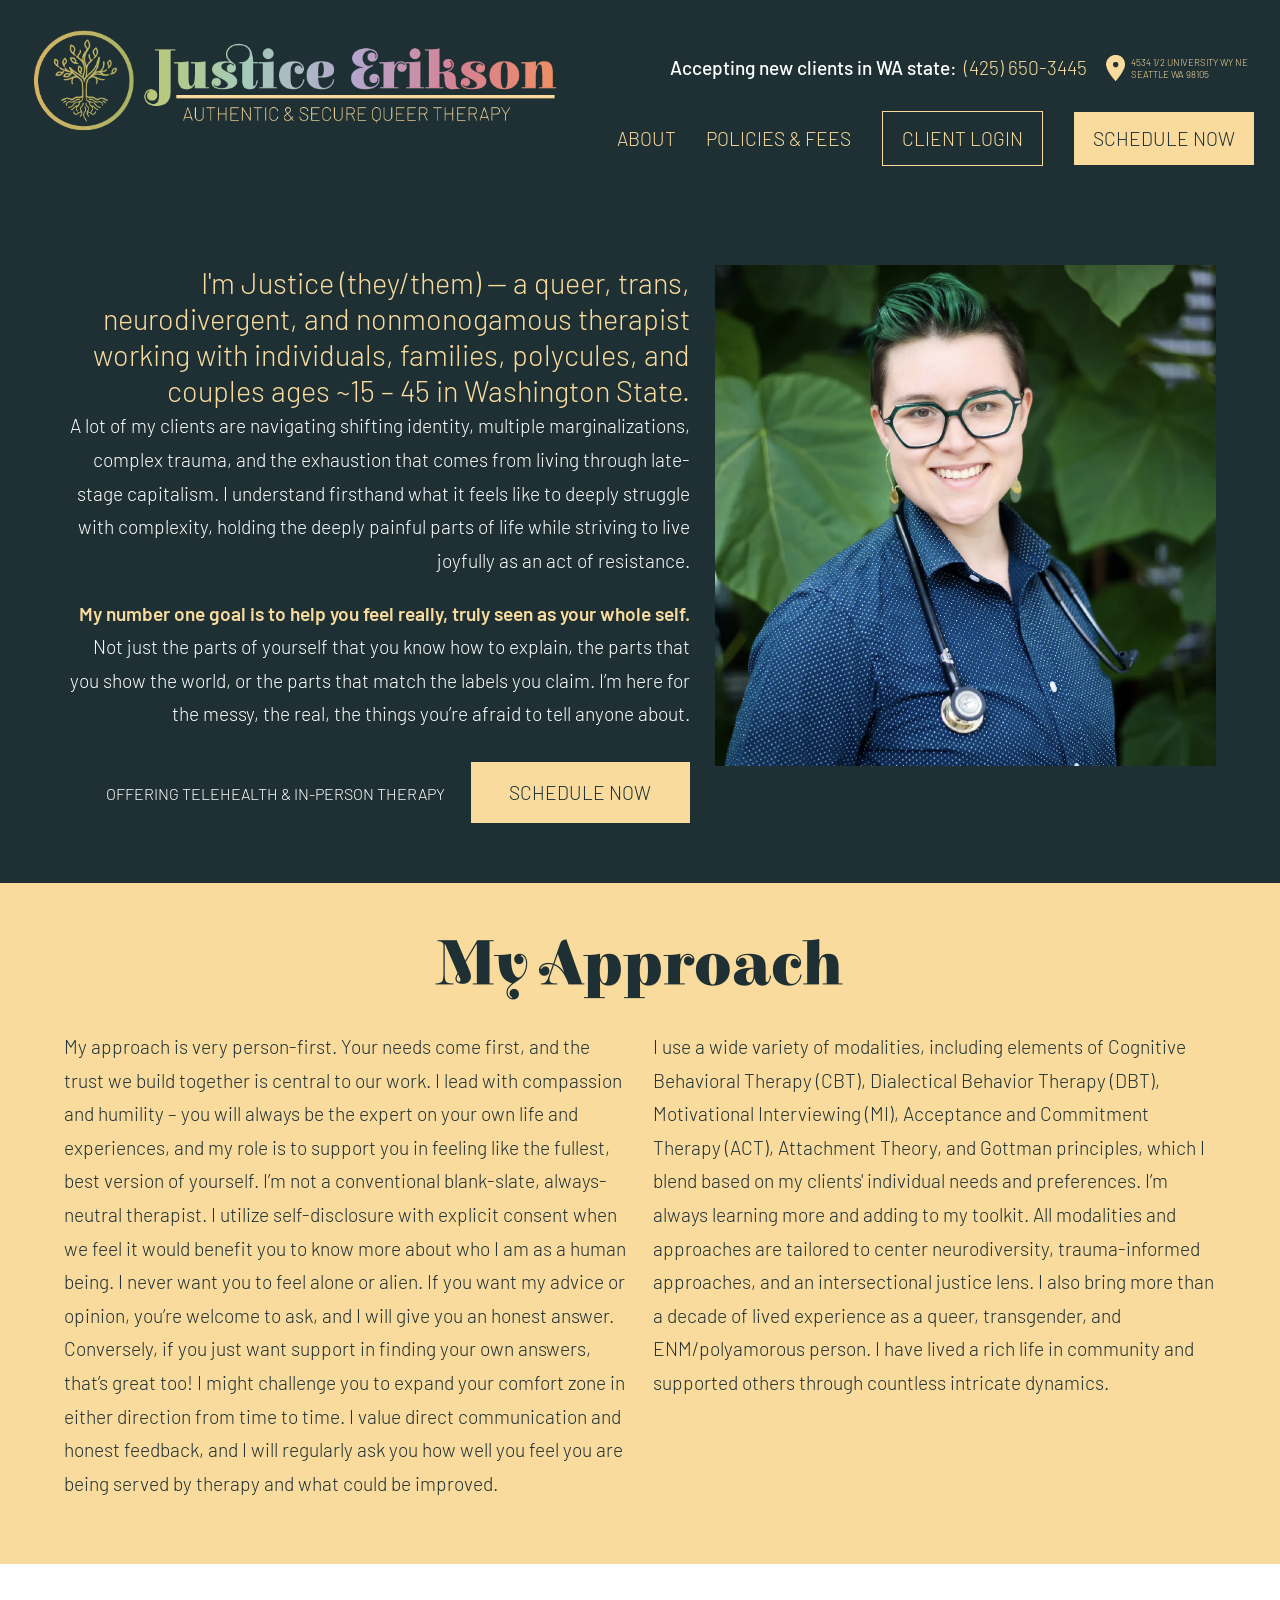
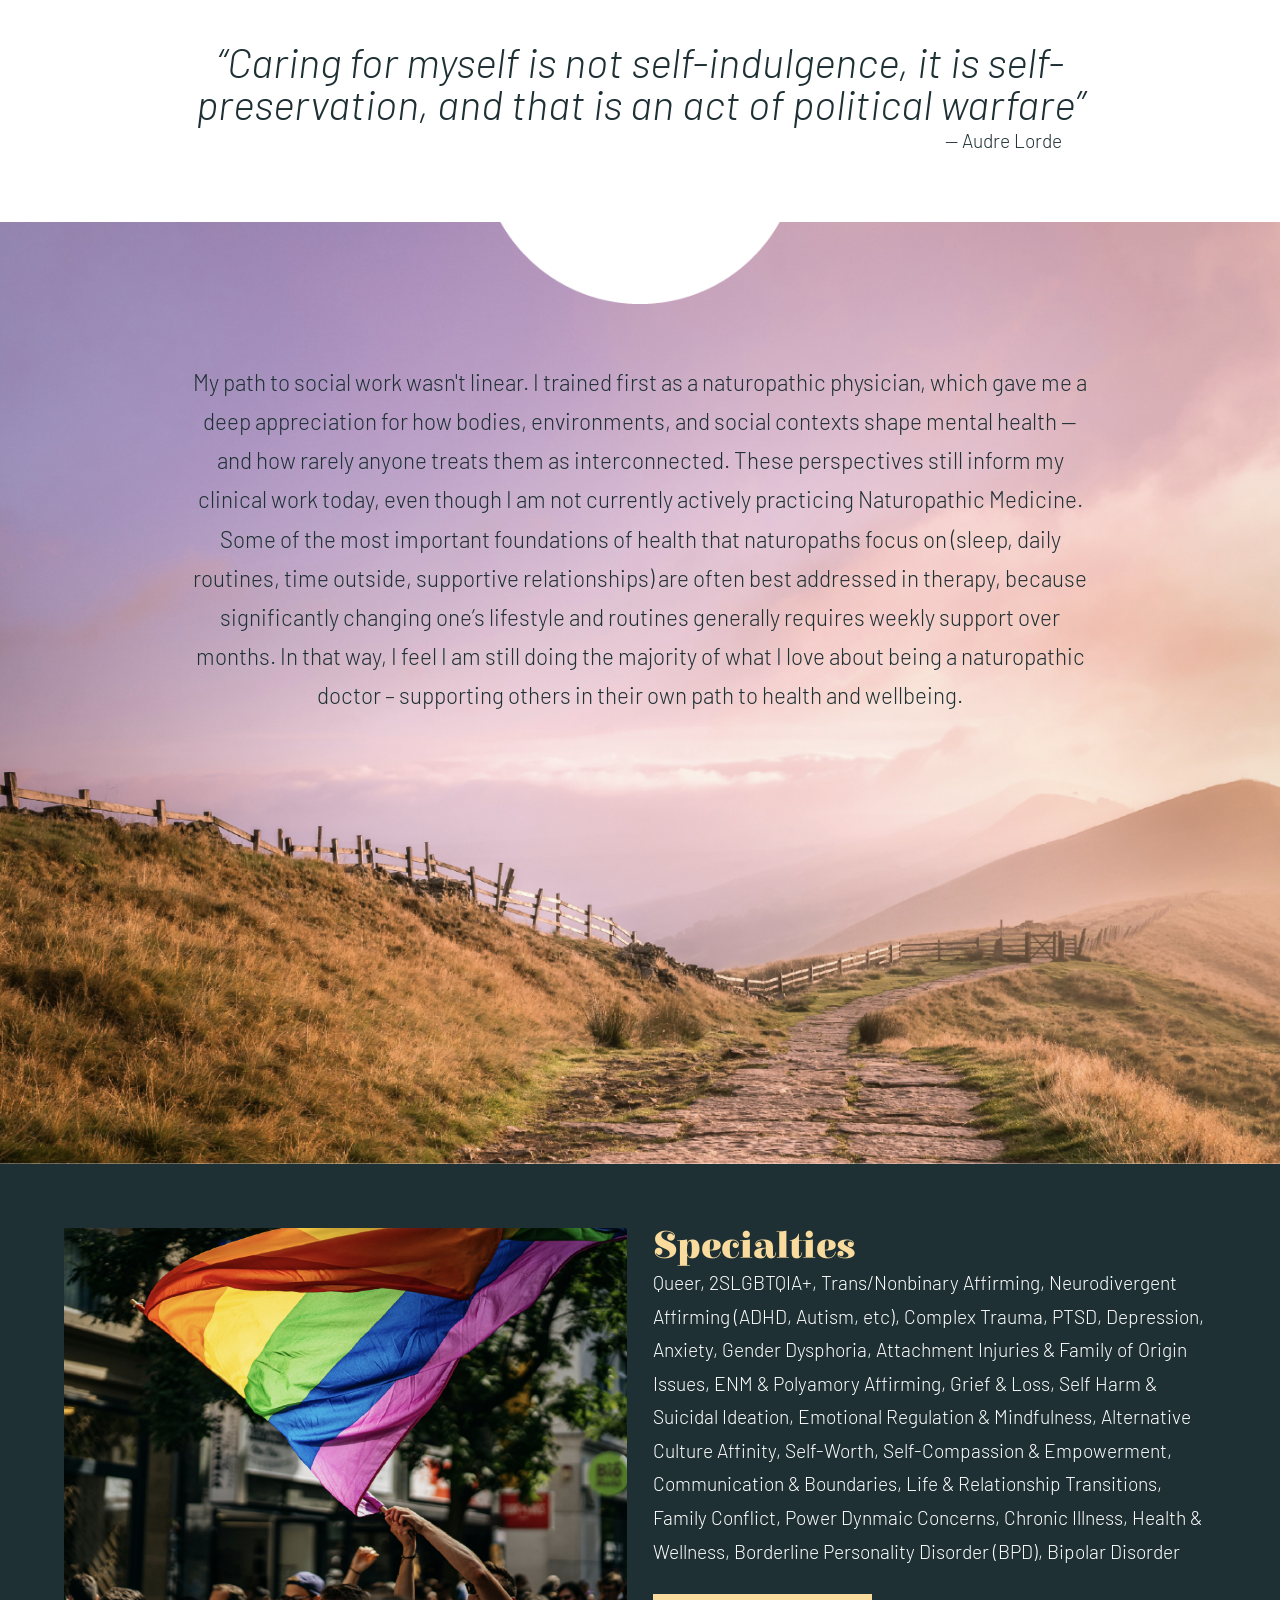
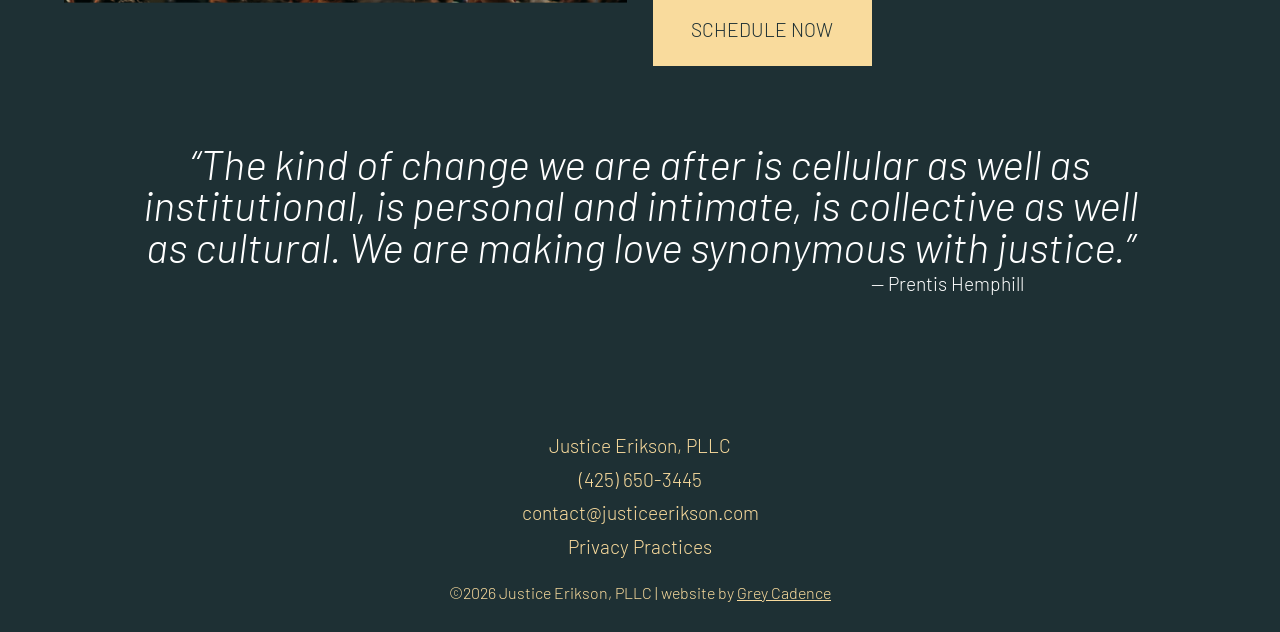
<file: index.html>
<!DOCTYPE html>
<html lang="en">
    <head>
        <meta name="description"
            content="Dr. Justice Erikson is a therapist based in Seattle, Washington.">
        <meta charset="utf-8">
        <meta name="viewport" content="width=device-width, initial-scale=1">
        <link rel="stylesheet" type="text/css" href="/greyFW.css">
        <link rel="stylesheet" type="text/css" href="/style.css">
        <link rel="icon" type="image/png" href="/favicon/favicon-96x96.png" sizes="96x96" />
        <link rel="icon" type="image/svg+xml" href="/favicon/favicon.svg" />
        <link rel="shortcut icon" href="/favicon/favicon.ico" />
        <link rel="apple-touch-icon" sizes="180x180" href="/favicon/apple-touch-icon.png" />
        <meta name="apple-mobile-web-app-title" content="Justice Erikson" />
        <link rel="manifest" href="/favicon/site.webmanifest" />
        <title>Justice Erikson, Therapist | In Person & Telehealth - Seattle, Washington</title>
    </head>
    <body>
        <header class="xl-row">
            <div id="header-grid" class="inset-row">
                <img id="logo" src="/images/logo.png" alt="logo that says Justice Erikson, authentic and secure queer therapy">
                 <h4 id="call-box">Accepting new clients in WA state: <a href="tel:(425) 650-3445">(425) 650-3445</a><img src="/images/map-pin.png"><a href="https://maps.app.goo.gl/5r2TuRV9656es26G8" target="_blank" id="address">4534 1/2 University Wy NE<br>Seattle WA 98105</a></h4>
                <button id="mobile-nav-button">MENU</button>
                <nav>
                    <a href="index.html">About</a>
                    <a href="policies-and-fees.html">Policies & Fees</a>
                    <a href="https://justiceerikson.therapystack.com" target="_blank" class="yellow-ghost-button">Client Login</a>
                    <a href="https://justiceerikson.therapystack.com" target="_blank" class="yellow-button">Schedule Now</a>
                </nav>
            </div>
            <div id="mobile-nav-menu" style="display: none;">
                <div>
                    <a href="index.html">About</a>
                    <a href="policies-and-fees.html">Policies & Fees</a>
                    <a href="https://justiceerikson.therapystack.com" target="_blank" class="yellow-ghost-button">Client Login</a>
                    <a href="https://justiceerikson.therapystack.com" target="_blank" class="yellow-button">Schedule Now</a>
                </div>
            </div>
        </header>
        <div class="xl-row teal-section"> 
            <div class="flex-row" id="hero-row">
                <div class="column">
                    <h3 style="font-size: 2.25rem;">I'm Justice (they/them) — a queer, trans, neurodivergent, and nonmonogamous therapist working with individuals, families, polycules, and couples ages ~15 – 45 in Washington State.</h3>
                    <p> A lot of my clients are navigating shifting identity, multiple marginalizations, complex trauma, and the exhaustion that comes from living through late-stage capitalism. I understand firsthand what it feels like to deeply struggle with complexity, holding the deeply painful parts of life while striving to live joyfully as an act of resistance.</p>
                    <p><b>My number one goal is to help you feel really, truly seen as your whole self.</b> Not just the parts of yourself that you know how to explain, the parts that you show the world, or the parts that match the labels you claim. I’m here for the messy, the real, the things you’re afraid to tell anyone about.</p>
                    <h4><span id="pre-button">Offering Telehealth & In-Person Therapy</span><a class="yellow-button" href="https://justiceerikson.therapystack.com" target="_blank">Schedule Now</a></h4>
                </div>
                <div class="column">
                    <img src="/images/justice-erikson-portrait.png" alt="Portrait photo of Justice Erikson smiling in front of a wall of plants">
                </div>
            </div>
        </div>
        <div class="xl-row yellow-section">
            <div class="block-row">
                <h1>My Approach</h1>
            </div>
            <div class="flex-row">
                <div class="column">
                    <p>My approach is very person-first. Your needs come first, and the trust we build together is central to our work. I lead with compassion and humility – you will always be the expert on your own life and experiences, and my role is to support you in feeling like the fullest, best version of yourself. I’m not a conventional blank-slate, always-neutral therapist. I utilize self-disclosure with explicit consent when we feel it would benefit you to know more about who I am as a human being. I never want you to feel alone or alien. If you want my advice or opinion, you’re welcome to ask, and I will give you an honest answer. Conversely, if you just want support in finding your own answers, that’s great too! I might challenge you to expand your comfort zone in either direction from time to time. I value direct communication and honest feedback, and I will regularly ask you how well you feel you are being served by therapy and what could be improved.</p>
                </div>
                <div class="column">
                    <p>I use a wide variety of modalities, including elements of Cognitive Behavioral Therapy (CBT), Dialectical Behavior Therapy (DBT), Motivational Interviewing (MI), Acceptance and Commitment Therapy (ACT), Attachment Theory, and Gottman principles, which I blend based on my clients' individual needs and preferences. I’m always learning more and adding to my toolkit. All modalities and approaches are tailored to center neurodiversity, trauma-informed approaches, and an intersectional justice lens. I also bring more than a decade of lived experience as a queer, transgender, and ENM/polyamorous person. I have lived a rich life in community and supported others through countless intricate dynamics.</p>
                </div>
            </div>
        </div>
        <div class="row">
            <div class="column">
                <h2 class="quote">“Caring for myself is not self-indulgence, it is self-preservation, and that is an act of political warfare” </h2>
                <p class="quote-credit">— Audre Lorde</p>
            </div>
        </div>
        <div class="xl-row" id="path-section">
            <div class="column">
                <p>My path to social work wasn't linear. I trained first as a naturopathic physician, which gave me a deep appreciation for how bodies, environments, and social contexts shape mental health — and how rarely anyone treats them as interconnected. These perspectives still inform my clinical work today, even though I am not currently actively practicing Naturopathic Medicine. Some of the most important foundations of health that naturopaths focus on (sleep, daily routines, time outside, supportive relationships) are often best addressed in therapy, because significantly changing one’s lifestyle and routines generally requires weekly support over months. In that way, I feel I am still doing the majority of what I love about being a naturopathic doctor – supporting others in their own path to health and wellbeing.</p>
            </div>
        </div>
        <div class="xl-row teal-section">
            <div class="inset-row" id="specialties">
                <div class="column">
                    <img src="/images/pride-flag.png" alt="photo of a pride flag being waved over a crowd of people on the street">
                </div>
                <div class="column">
                    <h5>Specialties</h5>
                    <p>Queer, 2SLGBTQIA+, Trans/Nonbinary Affirming, Neurodivergent Affirming (ADHD, Autism, etc), Complex Trauma, PTSD, Depression, Anxiety, Gender Dysphoria, Attachment Injuries & Family of Origin Issues, ENM & Polyamory Affirming, Grief & Loss, Self Harm & Suicidal Ideation, Emotional Regulation & Mindfulness, Alternative Culture Affinity, Self-Worth, Self-Compassion & Empowerment, Communication & Boundaries, Life & Relationship Transitions, Family Conflict, Power Dynmaic Concerns, Chronic Illness, Health & Wellness, Borderline Personality Disorder (BPD), Bipolar Disorder</p>
                    <a class="yellow-button" href="https://justiceerikson.therapystack.com" target="_blank">Schedule Now</a>
                </div>
            </div>
            <div class="inset-row">
                <div class="column">
                    <h2 class="quote">“The kind of change we are after is cellular as well as institutional, is personal and intimate, is collective as well as cultural. We are making love synonymous with justice.”</h2>
                    <p class="quote-credit">— Prentis Hemphill</p> 
                </div> 
            </div>
        </div>
        <footer>
            <div class="row">
                <div class="column">
                    <p>Justice Erikson, PLLC</p>
                    <a href="tel:(425) 650-3445">(425) 650-3445</a><br>
                    <a href="mailto:contact@justiceerikson.com">contact@justiceerikson.com</a><br>
                    <a href="/Justice Erikson PLLC Privacy Practices 2026.pdf" target="_blank">Privacy Practices</a>
                    <br><br>
                    <p class="copyright">©2026 Justice Erikson, PLLC | website by <a href="https://greycadence.com" target="_blank">Grey Cadence</a></p>
                </div>
            </div>
        </footer>
        <script type="text/javascript" src="/greyFW.js"></script>
        <script>
            displayToggle('mobile-nav-button', 'mobile-nav-menu')
        </script>
    </body>
</html>
</file>
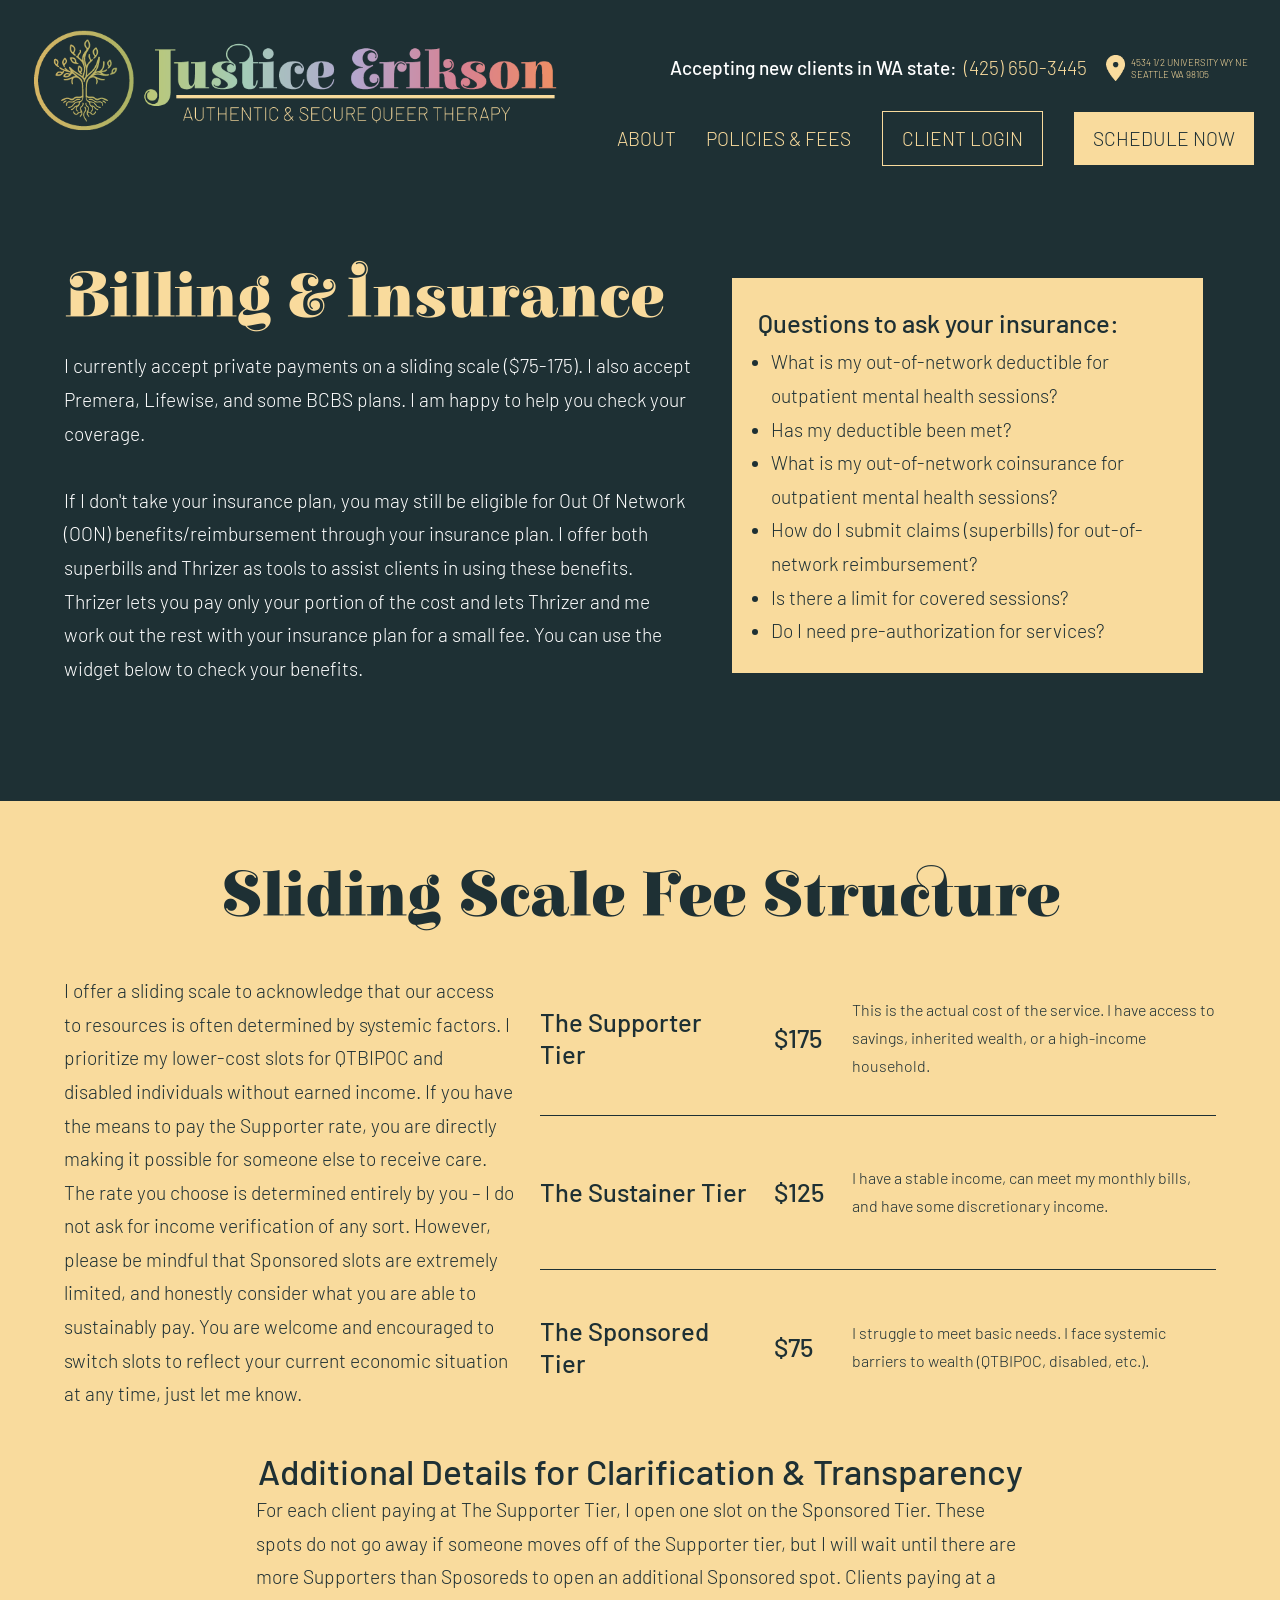
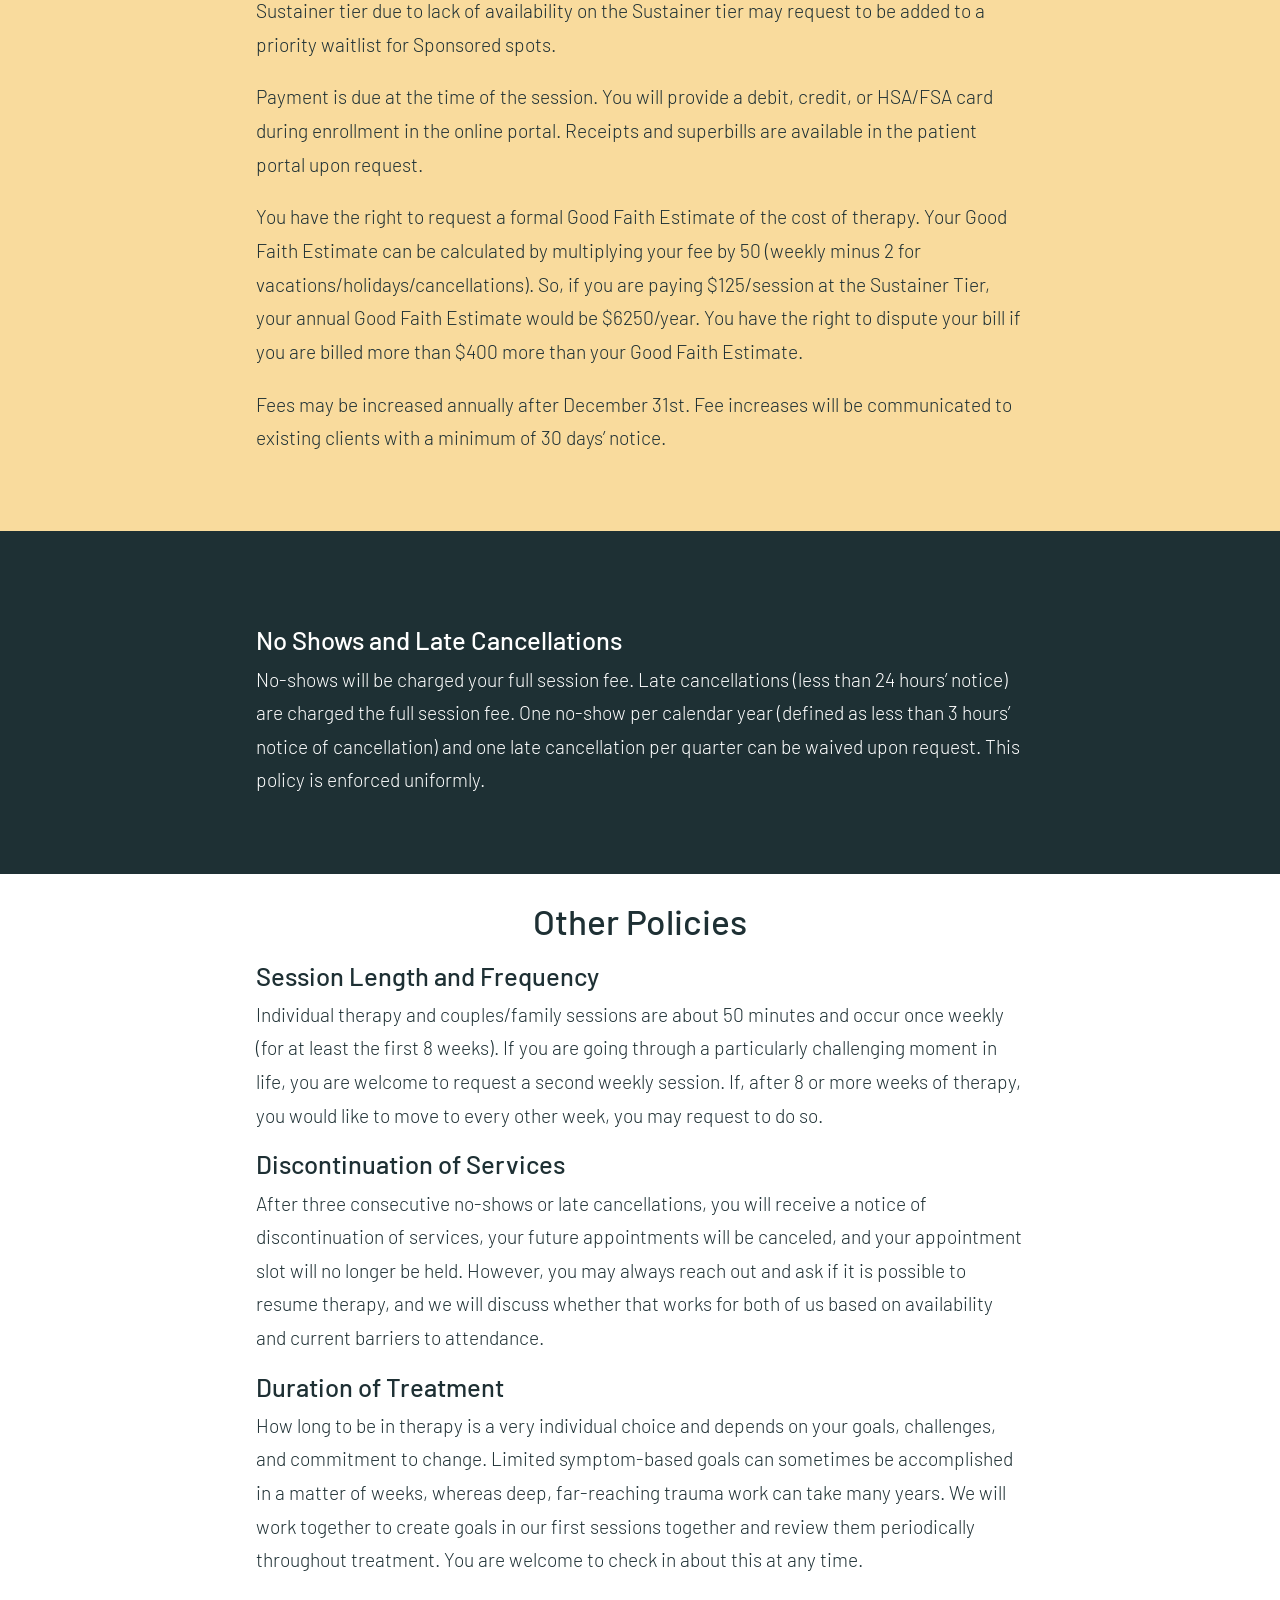
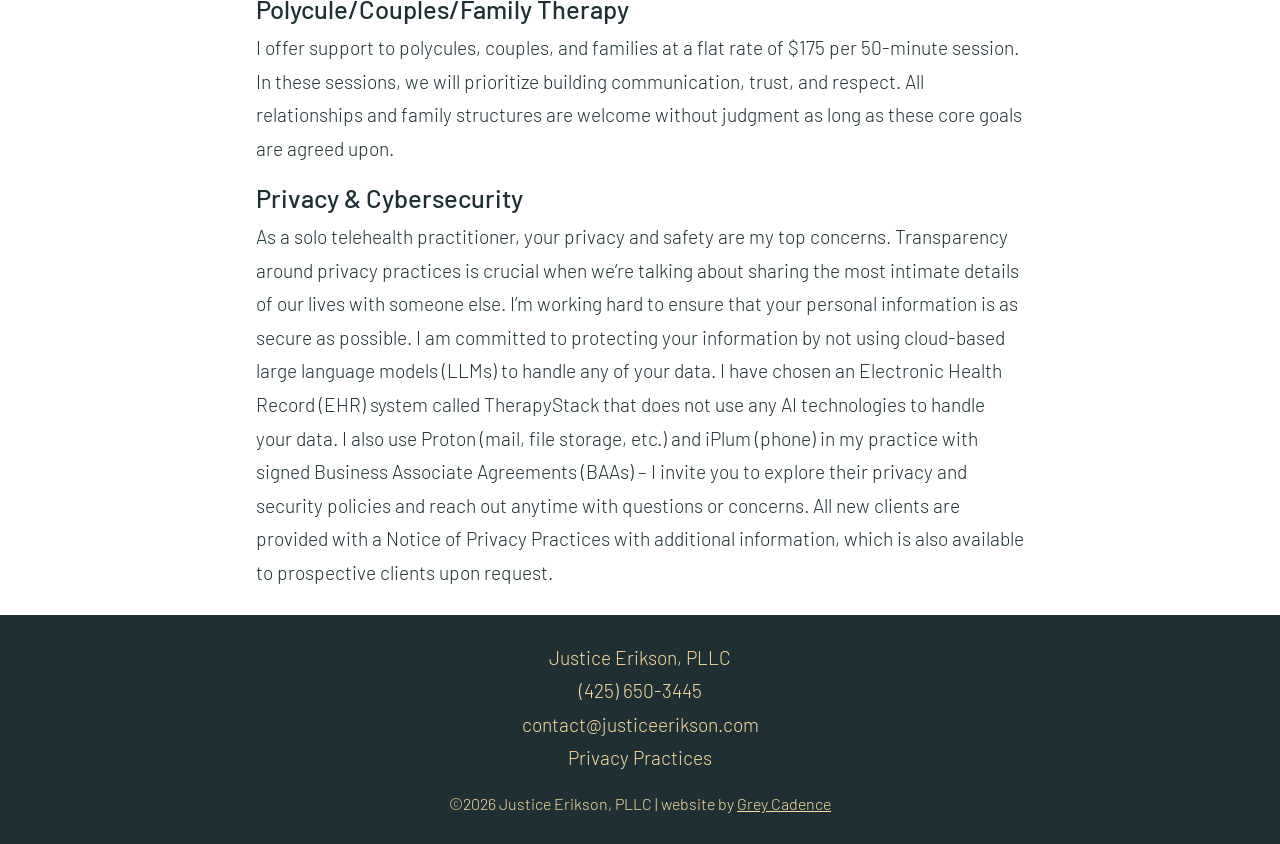
<file: policies-and-fees.html>
<!DOCTYPE html>
<html lang="en">
    <head>
        <meta name="description"
            content="Policies & Fees for Dr. Justice Erikson; a therapist based in Seattle, Washington.">
        <meta charset="utf-8">
        <meta name="viewport" content="width=device-width, initial-scale=1">
        <link rel="stylesheet" type="text/css" href="/greyFW.css">
        <link rel="stylesheet" type="text/css" href="/style.css">
        <link rel="icon" type="image/png" href="/favicon/favicon-96x96.png" sizes="96x96" />
        <link rel="icon" type="image/svg+xml" href="/favicon/favicon.svg" />
        <link rel="shortcut icon" href="/favicon/favicon.ico" />
        <link rel="apple-touch-icon" sizes="180x180" href="/favicon/apple-touch-icon.png" />
        <meta name="apple-mobile-web-app-title" content="Justice Erikson" />
        <link rel="manifest" href="/favicon/site.webmanifest" />
        <title>Justice Erikson, Therapist | Policies & Fees</title>
    </head>
    <body>
        <header class="xl-row">
            <div id="header-grid" class="inset-row">
                <img id="logo" src="/images/logo.png" alt="logo that says Justice Erikson, authentic and secure queer therapy">
                <h4 id="call-box">Accepting new clients in WA state: <a href="tel:(425) 650-3445">(425) 650-3445</a><img src="/images/map-pin.png"><a href="https://maps.app.goo.gl/5r2TuRV9656es26G8" target="_blank" id="address">4534 1/2 University Wy NE<br>Seattle WA 98105</a></h4>
                <button id="mobile-nav-button">MENU</button>
                <nav>
                    <a href="index.html">About</a>
                    <a href="policies-and-fees.html">Policies & Fees</a>
                    <a href="https://justiceerikson.therapystack.com" target="_blank" class="yellow-ghost-button">Client Login</a>
                    <a href="https://justiceerikson.therapystack.com" target="_blank" class="yellow-button">Schedule Now</a>
                </nav>
            </div>
            <div id="mobile-nav-menu" style="display: none;">
                <div>
                    <a href="index.html">About</a>
                    <a href="policies-and-fees.html">Policies & Fees</a>
                    <a href="https://justiceerikson.therapystack.com" target="_blank" class="yellow-ghost-button">Client Login</a>
                    <a href="https://justiceerikson.therapystack.com" target="_blank" class="yellow-button">Schedule Now</a>
                </div>
            </div>
        </header>
        <div class="xl-row teal-section"> 
            <div class="inset-row" id="insurance">
                <div class="column" style="flex-grow:1.5;">
                    <h1>Billing & Insurance</h1>
                    <p>I currently accept private payments on a sliding scale ($75-175). I also accept Premera, Lifewise, and some BCBS plans. I am happy to help you check your coverage. <br><br>If I don't take your insurance plan, you may still be eligible for Out Of Network (OON) benefits/reimbursement through your insurance plan. I offer both superbills and Thrizer as tools to assist clients in using these benefits. Thrizer lets you pay only your portion of the cost and lets Thrizer and me work out the rest with your insurance plan for a small fee. You can use the widget below to check your benefits.</p>
                </div>
                <div class="column yellow-block">
                    <h4 id="questions">Questions to ask your insurance:</h4>
                    <ul>
                        <li>What is my out-of-network deductible for outpatient mental health sessions?</li>
                        <li>Has my deductible been met?</li>
                        <li>What is my out-of-network coinsurance for outpatient mental health sessions?</li>
                        <li>How do I submit claims (superbills) for out-of-network reimbursement?</li>
                        <li>Is there a limit for covered sessions?</li>
                        <li>Do I need pre-authorization for services?</li>
                    </ul>
                </div>
            </div>
        </div>
        <div class="xl-row teal-section" style="padding-top:0;">
            <script
  src="https://eligibility.thrizer.com/embed.js"
  data-src="https://eligibility.thrizer.com/facility/fac_qmyxtl1xwyzu?type=iframe"
  data-title="Check Your Insurance Benefits" async crossorigin="anonymous"></script>
        </div>
        <div class="xl-row yellow-section">
            <div class="row">
                <h1>Sliding Scale Fee Structure</h1>
            </div>
            <div class="inset-row">
                <div class="column">
                    <p>I offer a sliding scale to acknowledge that our access to resources is often determined by systemic factors. I prioritize my lower-cost slots for QTBIPOC and disabled individuals without earned income. If you have the means to pay the Supporter rate, you are directly making it possible for someone else to receive care. The rate you choose is determined entirely by you – I do not ask for income verification of any sort. However, please be mindful that Sponsored slots are extremely limited, and honestly consider what you are able to sustainably pay. You are welcome and encouraged to switch slots to reflect your current economic situation at any time, just let me know. </p>
                </div>
                <div class="column" id="sliding-scale" style="flex-grow: 1.5;">
                    <p class="supporter title">The Supporter Tier</p>
                    <p class="supporter price">$175</p>
                    <p class="supporter desc">This is the actual cost of the service. I have access to savings, inherited wealth, or a high-income household.</p>
                    <div class="divider-1"></div>
                    <p class="sustainer title">The Sustainer Tier</p>
                    <p class="sustainer price">$125</p>
                    <p class="sustainer desc">I have a stable income, can meet my monthly bills, and have some discretionary income.</p>
                    <div class="divider-2"></div>
                    <p class="sponsored title">The Sponsored Tier</p>
                    <p class="sponsored price">$75</p>
                    <p class="sponsored desc">I struggle to meet basic needs. I face systemic barriers to wealth (QTBIPOC, disabled, etc.).</p>
                </div>
            </div>
            <div class="row text-row">
                <h3>Additional Details for Clarification & Transparency</h3>
                <p>For each client paying at The Supporter Tier, I open one slot on the Sponsored Tier. These spots do not go away if someone moves off of the Supporter tier, but I will wait until there are more Supporters than Sposoreds to open an additional Sponsored spot. Clients paying at a Sustainer tier due to lack of availability on the Sustainer tier may request to be added to a priority waitlist for Sponsored spots.</p>
                <p>Payment is due at the time of the session. You will provide a debit, credit, or HSA/FSA card during enrollment in the online portal. Receipts and superbills are available in the patient portal upon request.</p>
                <p>You have the right to request a formal Good Faith Estimate of the cost of therapy. Your Good Faith Estimate can be calculated by multiplying your fee by 50 (weekly minus 2 for vacations/holidays/cancellations). So, if you are paying $125/session at the Sustainer Tier, your annual Good Faith Estimate would be $6250/year. You have the right to dispute your bill if you are billed more than $400 more than your Good Faith Estimate.</p>
                <p>Fees may be increased annually after December 31st. Fee increases will be communicated to existing clients with a minimum of 30 days’ notice.</p>
            </div>
        </div>
        <div class="xl-row teal-section"> 
            <div class="row text-row">
                <h4>No Shows and Late Cancellations</h4>
                <p>No-shows will be charged your full session fee. Late cancellations (less than 24 hours’ notice) are charged the full session fee. One no-show per calendar year (defined as less than 3 hours’ notice of cancellation) and one late cancellation per quarter can be waived upon request. This policy is enforced uniformly.</p>
            </div>
        </div>
        <div class="row text-row">
            <h3>Other Policies</h3>
            <h4>Session Length and Frequency</h4>
            <p>Individual therapy and couples/family sessions are about 50 minutes and occur once weekly (for at least the first 8 weeks). If you are going through a particularly challenging moment in life, you are welcome to request a second weekly session. If, after 8 or more weeks of therapy, you would like to move to every other week, you may request to do so.</p>
            <h4>Discontinuation of Services</h4>
            <p>After three consecutive no-shows or late cancellations, you will receive a notice of discontinuation of services, your future appointments will be canceled, and your appointment slot will no longer be held. However, you may always reach out and ask if it is possible to resume therapy, and we will discuss whether that works for both of us based on availability and current barriers to attendance.</p>
            <h4>Duration of Treatment</h4>
            <p>How long to be in therapy is a very individual choice and depends on your goals, challenges, and commitment to change. Limited symptom-based goals can sometimes be accomplished in a matter of weeks, whereas deep, far-reaching trauma work can take many years. We will work together to create goals in our first sessions together and review them periodically throughout treatment. You are welcome to check in about this at any time.</p>
            <h4>Polycule/Couples/Family Therapy</h4>
            <p>I offer support to polycules, couples, and families at a flat rate of $175 per 50-minute session. In these sessions, we will prioritize building communication, trust, and respect. All relationships and family structures are welcome without judgment as long as these core goals are agreed upon.</p>
            <h4>Privacy & Cybersecurity</h4>
            <p>As a solo telehealth practitioner, your privacy and safety are my top concerns. Transparency around privacy practices is crucial when we’re talking about sharing the most intimate details of our lives with someone else. I’m working hard to ensure that your personal information is as secure as possible. I am committed to protecting your information by not using cloud-based large language models (LLMs) to handle any of your data. I have chosen an Electronic Health Record (EHR) system called TherapyStack that does not use any AI technologies to handle your data. I also use Proton (mail, file storage, etc.) and iPlum (phone) in my practice with signed Business Associate Agreements (BAAs) – I invite you to explore their privacy and security policies and reach out anytime with questions or concerns. All new clients are provided with a Notice of Privacy Practices with additional information, which is also available to prospective clients upon request.</p>
        </div>
        <footer>
            <div class="row">
                <div class="column">
                    <p>Justice Erikson, PLLC</p>
                    <a href="tel:(425) 650-3445">(425) 650-3445</a><br>
                    <a href="mailto:contact@justiceerikson.com">contact@justiceerikson.com</a><br>
                    <a href="/Justice Erikson PLLC Privacy Practices 2026.pdf" target="_blank">Privacy Practices</a>
                    <br><br>
                    <p class="copyright">©2026 Justice Erikson, PLLC | website by <a href="https://greycadence.com" target="_blank">Grey Cadence</a></p>
                </div>
            </div>
        </footer>
        <script type="text/javascript" src="/greyFW.js"></script>
        <script>
            displayToggle('mobile-nav-button', 'mobile-nav-menu')
        </script>
    </body>
</html>
</file>
<file: greyFW.css>
/* http://meyerweb.com/eric/tools/css/reset/ 
   v2.0 | 20110126
   License: none (public domain)
*/

html, body, div, span, applet, object, iframe,
h1, h2, h3, h4, h5, h6, p, blockquote, pre,
a, abbr, acronym, address, big, cite, code,
del, dfn, em, img, ins, kbd, q, s, samp,
small, strike, strong, sub, sup, tt, var,
b, u, i, center,
dl, dt, dd, ol, ul, li,
fieldset, form, label, legend,
table, caption, tbody, tfoot, thead, tr, th, td,
article, aside, canvas, details, embed, 
figure, figcaption, footer, header, hgroup, 
menu, nav, output, ruby, section, summary,
time, mark, audio, video {
	margin: 0;
	padding: 0;
	border: 0;
	font-size: 100%;
	font: inherit;
	vertical-align: baseline;
}
/* HTML5 display-role reset for older browsers */
article, aside, details, figcaption, figure, 
footer, header, hgroup, menu, nav, section {
	display: block;
}
body {
	line-height: 1;
}
ol, ul {
	list-style: none;
}
blockquote, q {
	quotes: none;
}
blockquote:before, blockquote:after,
q:before, q:after {
	content: '';
	content: none;
}
table {
	border-collapse: collapse;
	border-spacing: 0;
}




/* Grey Cadence's CSS microframework */
html {
	font-size:1vw;
}

body {
	margin: 0;
	line-height: 1.2;
}

h1, h2, h3, h4, h5, h6 {
	margin: 0;
	line-height: 1;
}

p {
	font-size:1.5rem;
}

.row, .grid-row, .xl-row {
	padding: 1rem;
}

.row {
	display: block;
}

.flex-row, .inset-row {
	display:flex;
}

.grid-row {
	display: grid
}

.column {
	flex:1;
	padding:1rem;
}
.column img {max-width: 100%;}
p + p {margin-top: 1.5rem}

/* MEDIA QUERIES: MOBILE, LARGE SCREEN, AND PRINT */


@media screen and (max-width: 720px) {
	html {font-size: 2vw;	}
	.inset-row, .flex-row {display:block;}
}

@media screen and (min-width: 1400px) {
	html {
		font-size: 14px;
	}
	.row, .flex-row, .grid-row, .inset-row {
		max-width: 1400px;
		margin: 0 auto;
	}
}

@media print {
	*:not(.honest-print) {
		background-color: #ffffff !important;
		color: #000000 !important;
	}
}
</file>
<file: style.css>
:root {
    --yellow: #f9db9d;
    --teal: #1e3034;
}
html {
    color: var(--teal);
}
@font-face {
    font-family: Elsie;
    src: url(/fonts/ElsieSwashCaps-Black.ttf);
}
@font-face {
    font-family: Barlow;
    src: url(/fonts/Barlow-Light.ttf);
    font-style: normal;
    font-weight: 200;
}
@font-face {
    font-family: Barlow;
    src: url(/fonts/Barlow-LightItalic.ttf);
    font-style: italic;
    font-weight: 200;
}
@font-face {
    font-family: Barlow;
    src: url(/fonts/Barlow-Medium.ttf);
    font-style: normal;
    font-weight: 500;
}
@font-face {
    font-family: Barlow;
    src: url(/fonts/Barlow-MediumItalic.ttf);
    font-style: italic;
    font-weight: 500;
}
@font-face {
    font-family: Barlow;
    src: url(/fonts/Barlow-SemiBold.ttf);
    font-style: normal;
    font-weight: 700;
}
@font-face {
    font-family: Barlow;
    src: url(/fonts/Barlow-SemiBoldItalic.ttf);
    font-style: italic;
    font-weight: 700;
}
h1 {
    font-size: 5rem;
    font-family: Elsie;
    color: var(--teal);
    text-align: center;
    padding-bottom: 1.5rem;
}
h2 {
    font-family: Barlow;
    font-size: 3.25rem;
    font-weight: 200;
    font-style: italic;
    color: var(--teal);
    text-align: center;
}
h3 {
    font-family: Barlow;
    font-size: 2.75rem;
    font-weight: 200;
    color: var(--teal);
    line-height: 1.25;
    text-transform: uppercase;
}
h4 {
    font-family: Barlow;
    font-size: 2rem;
    font-weight: 500;
    padding-top: 1.5rem;
    padding-bottom: .75rem;
}
h5 {
    font-family: Elsie;
    font-size: 3rem;
}
li {list-style-type: disc;}
p, a, input, select, label, button, ::placeholder, li {
    font-family: Barlow;
    font-size: 1.5rem;
    color: var(--teal);
    font-weight: 200;
    line-height: 1.75;
}
a, button {
    transition-property: filter;
    transition-duration: .3s;
    text-decoration: none;
    text-wrap: nowrap;
}
a:hover, button:hover {
    filter: opacity(60%);;
}
.xl-row {padding: 4rem;}
img {max-width: 100vw;}

/* Utilities */
.yellow-button {
    color: var(--teal);
    background-color: var(--yellow);
    padding: 1.5rem 3rem;
    text-transform: uppercase;
}
.yellow-ghost-button {
    border: .125rem solid var(--yellow);
    padding: .75rem 1.5rem;
    text-transform: uppercase;
}
.teal-section {
    background-color: var(--teal);
}
.teal-section p, .teal-section h3, .teal-section h4, .teal-section li {
    color: white;
}
.teal-section  b {
    color: var(--yellow);
    font-weight: 700;
}
.teal-section h1 {
    color: var(--yellow);
    text-align: left;
}
.yellow-section {
    background-color: var(--yellow);
}
.yellow-block {
    background-color: var(--yellow);
    padding: 2rem;
    margin: 2rem;
}
.yellow-block li {
    color: var(--teal);
    font-size: 1.5rem;
    margin-left:1rem;
}
.quote {
    padding-top: 4rem;
    max-width: 80rem;
    margin: auto;
}
.quote-credit {
    text-align: right;
    padding-bottom: 3rem;
    margin-right: 15rem;
}
.teal-section .quote {color: white;}
.teal-section h5 {color: var(--yellow)}
/* Header styling */

header {
    background-color: var(--teal);
}
#header-grid {
    display: grid;
    grid-template-columns: auto auto;
    grid-template-rows: repeat(2, 1fr);
    padding: 2rem;
}
header {padding: 0 !important;}
#logo { 
    grid-area: 1 / 1 / 3 / 2;
    width: 42rem;
}
#call-box {
    grid-area: 1 / 2 / 2 / 3;
    color: white;
    text-align: right;
    font-size: 1.5rem;
    align-items: center;
    display: flex;
    flex-direction: row;
    justify-content: flex-end;
}
#address {
    font-size: .75rem;
    line-height: 1.25;
    text-align: left;
}
#call-box a {padding: .5rem;}
#call-box img {
    padding-left: 1rem;
    height:2rem;
}
#mobile-nav-button {display: none;}
nav { 
    grid-area: 2 / 2 / 3 / 3;
    display: flex;
    flex-wrap: nowrap;
    justify-content: space-between;
    align-items: center;
}
header a {
    color: var(--yellow);
    text-transform: uppercase;
}
header .yellow-button {padding: .75rem 1.5rem;}
.text-row {
    max-width: 60rem;
    margin: auto;
    padding: 2rem;
}
.text-row h3 {
    text-align: center;
    font-weight: 500;
    text-transform: none;
}

/* Footer Styling */
footer {
    background-color: var(--teal);
    text-align: center;
}
footer a, footer p {
    color: var(--yellow) !important;
}
.copyright, .copyright a {font-size: 1.25rem;}
.copyright a {text-decoration: underline;}

/* Homepage styling */
#hero-row .column:first-of-type {
    text-align: right;
    display: flex;
    flex-direction: column;
    align-items: flex-end;
    justify-content: space-evenly;
    flex-grow: 1.25;
}
#hero-row h3 {
    color: var(--yellow);
    text-transform: none;
}
#hero-row p:last-of-type {padding-bottom:2rem;}
#pre-button {
    text-transform: uppercase;
    padding-right: 2rem;
    font-size: 1.25rem;
    font-weight: 200;
}
#path-section {
    background-image: url(/images/path-background.png);
    background-size: cover;
    background-repeat: no-repeat;
    background-position: center top;
}
#path-section p {
    text-align: center;
    max-width: 70rem;
    padding: 6rem 0 30rem 0;
    margin: auto;
    font-size: 1.75rem;
}
#specialties .column:last-of-type {
    display: flex;
    flex-direction: column;
    align-items: flex-start;
    justify-content: space-evenly;
}
#specialties p {
    padding-bottom: 2rem;
}

/* Policies & Fees styling */
#insurance {align-items: center;}
#questions {
    color: var(--teal);
    text-transform: none;
    font-weight: 500;
    margin-top:-1rem;
}
#sliding-scale {
    display: grid;
    grid-template-columns: 1fr .25fr 1.75fr;
    grid-template-rows: 1fr .125rem 1fr .125rem 1fr;
    grid-column-gap: 2rem;
    grid-row-gap: 1rem;
        align-items: center;
}
#sliding-scale p {margin-top:0}
.title, .price {
    font-size: 2rem;
    font-weight: 500;
    line-height: 1.25;
}
.desc {font-size: 1.25rem;}
.supporter .title { grid-area: 1 / 1 / 2 / 2; }
.supporter .price { grid-area: 1 / 2 / 2 / 3; }
.supporter .desc { grid-area: 1 / 3 / 2 / 4; }
.divider-1 {grid-area: 2 / 1 / 3 / 4;}
.sustainer .title { grid-area: 3 / 1 / 4 / 2; }
.sustainer .price { grid-area: 3 / 2 / 4 / 3; }
.sustainer .desc { grid-area: 3 / 3 / 4 / 4; }
.divider-2 {grid-area: 4 / 1 / 5 / 4;}
.sponsored .title { grid-area: 5 / 1 / 6 / 2; }
.sponsored .price { grid-area: 5 / 2 / 6 / 3; }
.sponsored .desc { grid-area: 5 / 3 / 6 / 4; }

.divider-1, .divider-2 {border-bottom: solid .125rem var(--teal);}
iframe {
    padding: 2rem;
    background-color: white;
}

/* Mobile Styling */
@media screen and (max-width: 720px) {
    p {font-size: 2rem;}
    #header-grid {
        display: grid;
        grid-template-columns: auto;
        grid-template-rows: repeat(3, auto);
        justify-content: center;
        align-items: center;
        grid-row-gap: 2rem;
    }
    #call-box {
        grid-area: 1 / 1 / 2 / 2;
        text-align: center;
    }
    #logo {grid-area: 2 / 1 / 3 / 2;}
    #mobile-nav-button {
        display: block;
        grid-area: 3 / 1 / 4 / 2;
        background-color: var(--yellow);
    }
    nav {display: none;}
    #mobile-nav-menu > div {
        display: flex;
        flex-direction: column;
        align-items: center;
    }
    #mobile-nav-menu > div > * {margin: 1rem;}
    header + .xl-row {padding-top: 0;}
    #hero-row {
        display: flex;
        flex-direction: column-reverse;
    }
    #hero-row .column:first-of-type {
        align-items: center;
        text-align: left;
    }
    #specialties .column:last-of-type {
        align-items: center;
    }
    #specialties h5 {padding-bottom: 2rem;}
    .yellow-block {margin: 0;}
    .desc {font-size: 1.75rem;}
    #pre-button {
        padding-bottom: 3rem;
        display: block
    }
    .teal-section h4 {text-align: center;}
}
</file>
